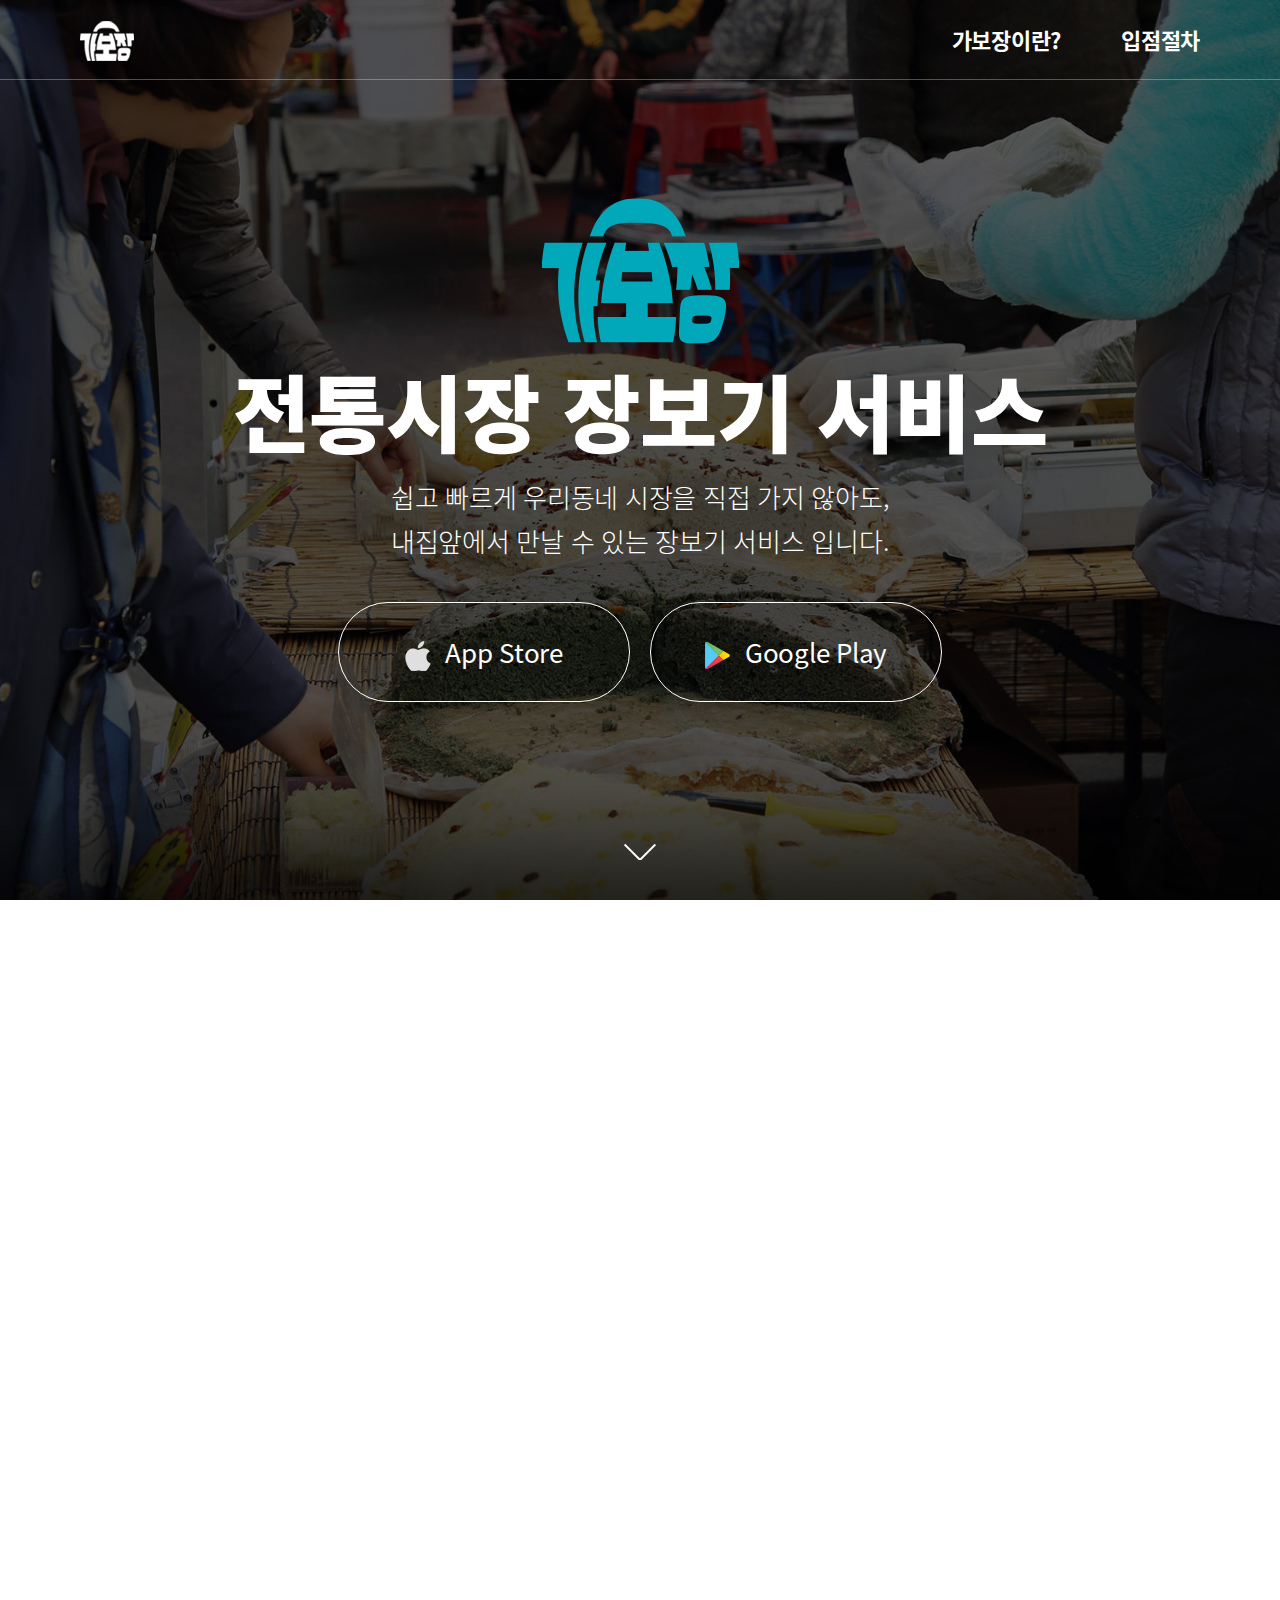
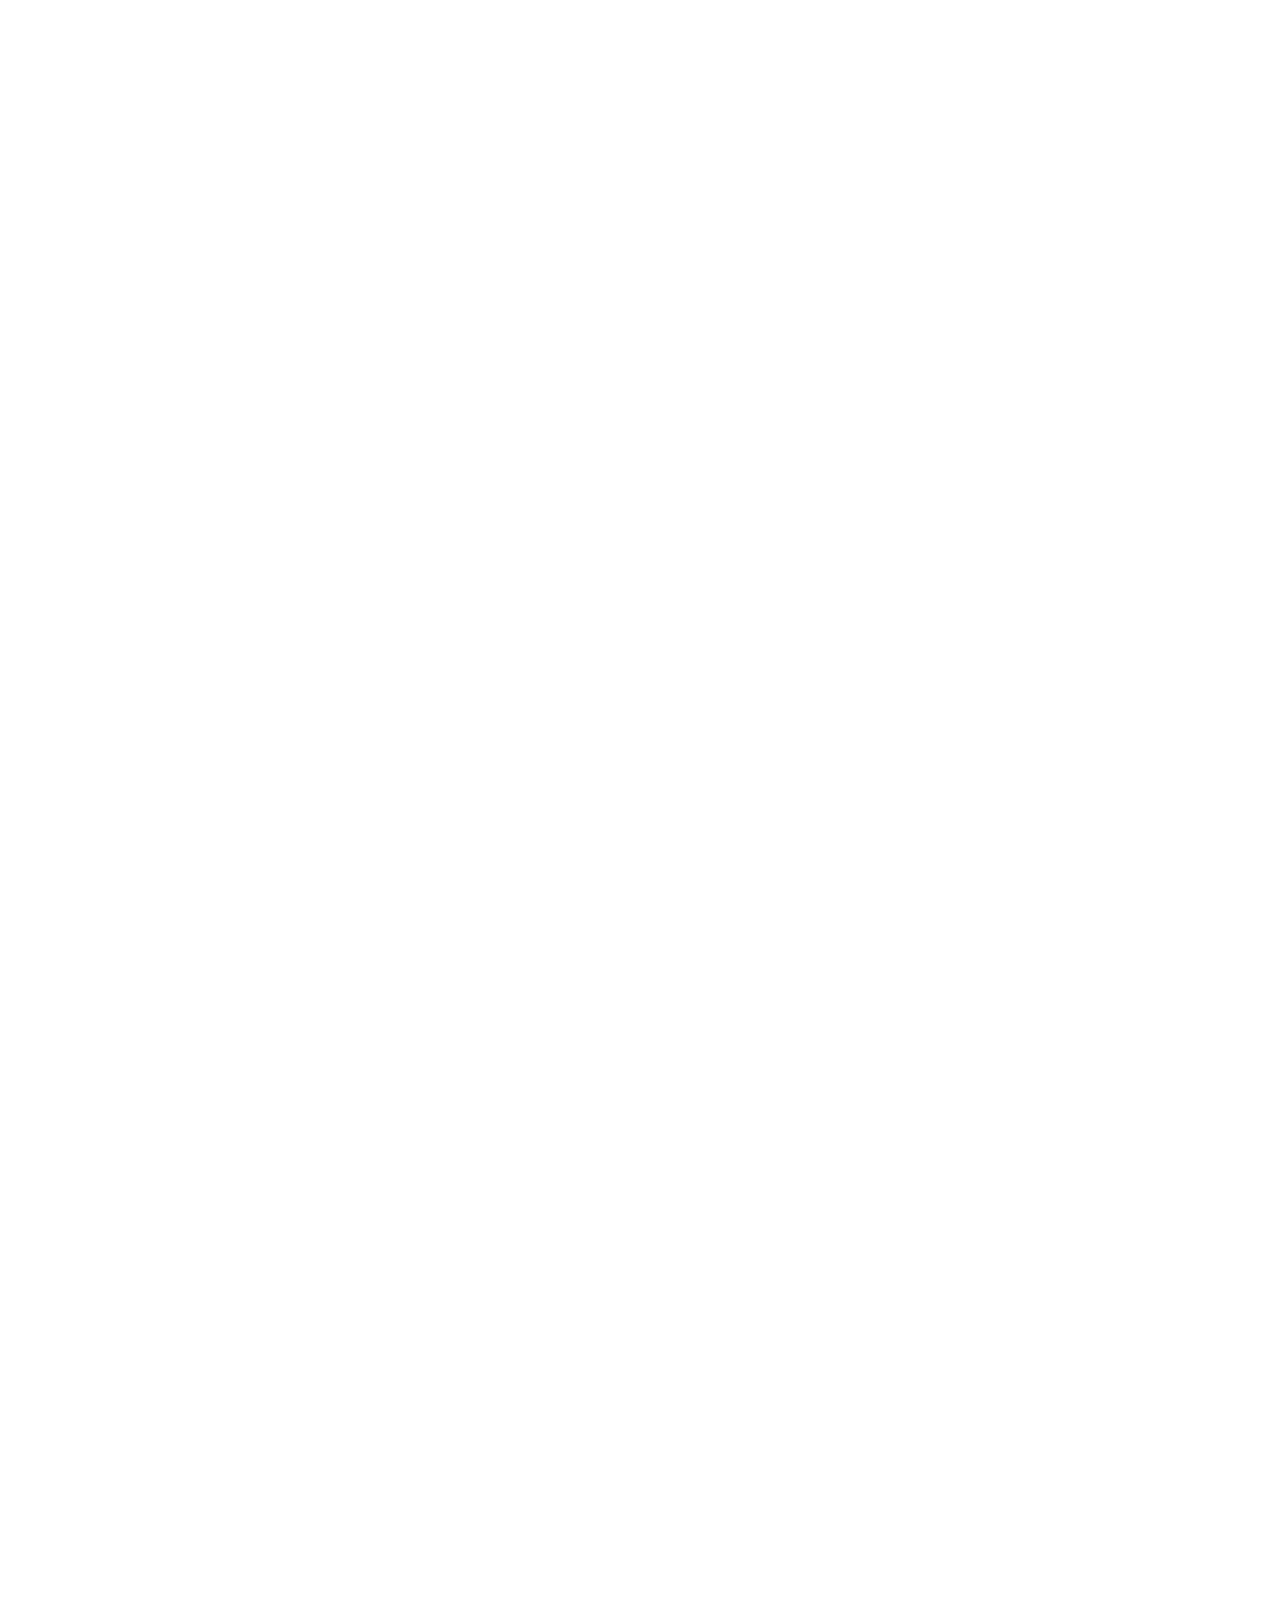
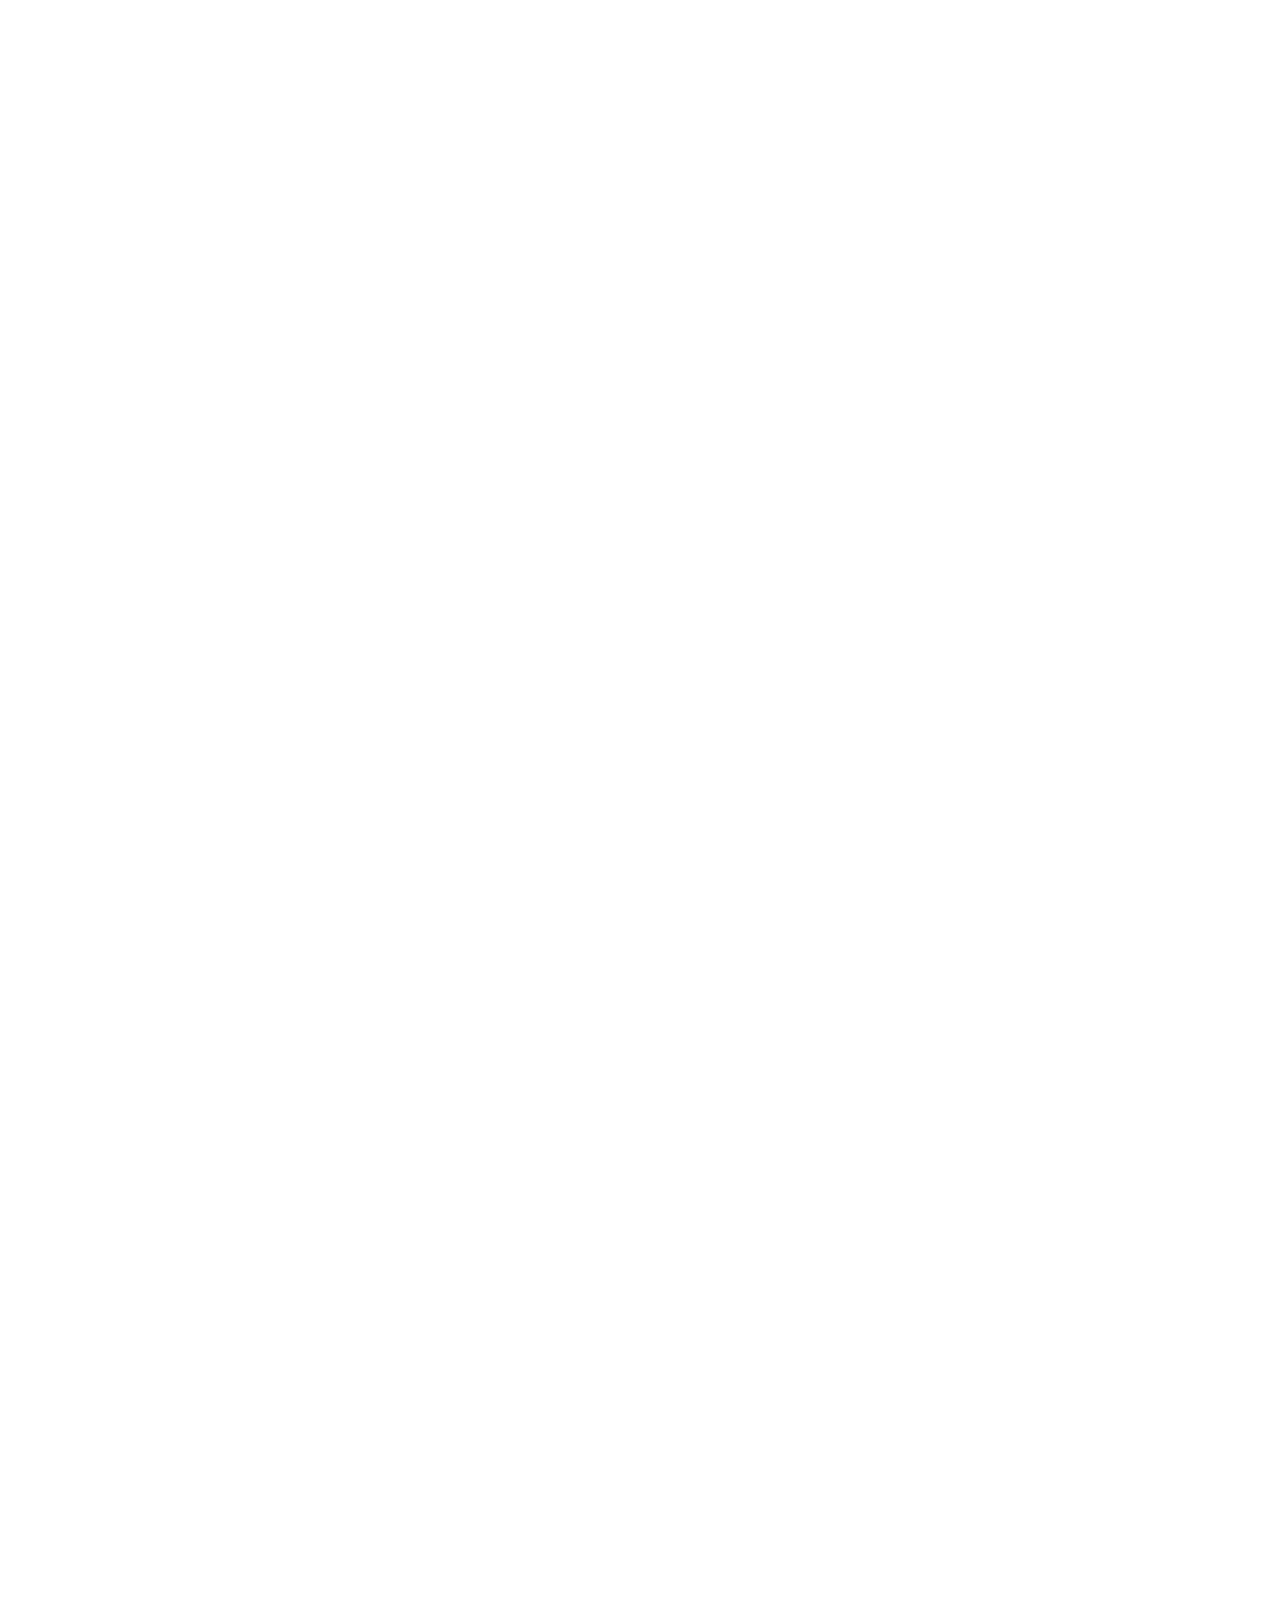
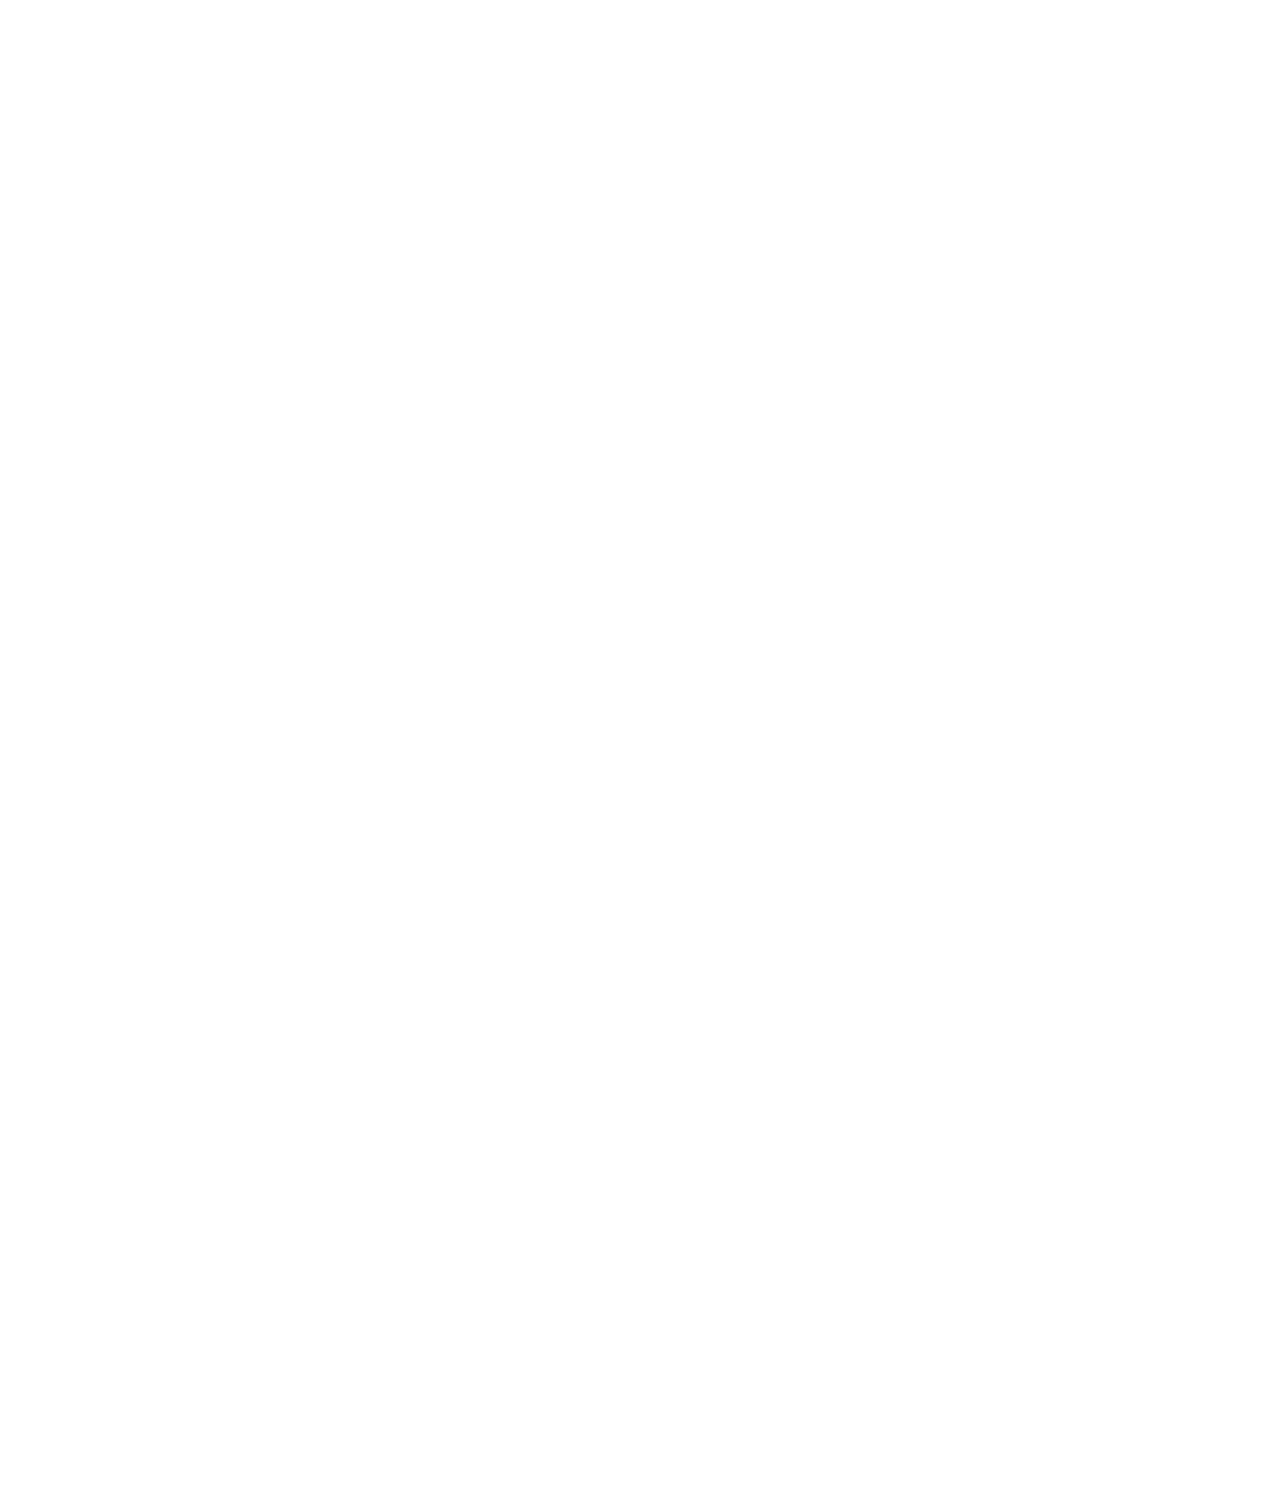
<file: index.html>
<!DOCTYPE html>
<html lang="ko">
<head>
	<meta charset="utf-8">
	<meta http-equiv="X-UA-Compatible" content="IE=edge">
	<title>가보장</title>
	<meta name="viewport" content="width=device-width, initial-scale=1.0, maximum-scale=1.0, user-scalable=no">
	<meta name="apple-mobile-web-app-capable" content="no" />
	<meta name="apple-mobile-web-app-status-bar-style" content="black-translucent" />
	<meta name="format-detection" content="telephone=no" />
    
    <!-- 22.11.08 이현진 추가 -->
    <meta name="description" content="두손이 가벼워지는  전통시장 장보기, 가보장! ">
    <meta name="keywords" content="전통시장, 배달앱, 중개수수료0원, 광고료0원, 가보장, 시장, 스마트오더, 사이렌오더, 배달주문, 시장배달,  앱주문, 온라인주문">
    <meta property="og:type" content="website">
    <meta property="og:url" content="http://gabojang.co.kr">
    <meta property="og:title" content="전통시장 배달앱 가보장!">
    <meta property="og:site_name" content="전통시장 배달앱 가보장!">
    <meta property="og:description" content="내손안에서 만나보는 우리동네 전통 시장앱, 가보장!">
    <meta property="og:image" content=" 000">
    <meta property="al:ios:url" content="https://apps.apple.com/kr/app/id1544702231">
    <meta property="al:ios:app_store_id" content="1641034769">
    <meta property="al:ios:app_name" content="두손이 가벼워지는 전통시장 장보기, 가보장!">
    <meta property="al:android:url" content="https://play.google.com/store/apps/details?id=com.cocen.gabojang"> 
    <meta property="al:android:app_name" content="두손이 가벼워지는 전통시장 장보기, 가보장!">
    <meta property="al:android:package" content="com.cocen.gabojang">
    <meta name="naver-site-verification" content="96e75f20fe9caba8169816ba20f4391addd2e203" />
    <!-- // 22.11.08 이현진 추가 -->

	<link type="text/css" rel="stylesheet" href="assets/css/normalize.css" />
	<link type="text/css" rel="stylesheet" href="assets/css/jquery-ui.css" />
	<link type="text/css" rel="stylesheet" href="assets/css/idangerous.swiper.css" />
	<link type="text/css" rel="stylesheet" href="assets/css/fullpage.css" />
	<link type="text/css" rel="stylesheet" href="assets/css/animate.min.css" />
	<link type="text/css" rel="stylesheet" href="assets/css/global.css" />
	<script src="assets/script/jquery-1.8.2.min.js"></script>
	<script src="assets/script/jquery-ui.min.1.8.js"></script>
	<script src="assets/script/jquery.ui.touch-punch.min.js"></script>
	<script src="assets/script/idangerous.swiper.js"></script>
	<script src="assets/script/fullpage.js"></script>
	<script src="assets/script/common.js"></script>
</head>

<body>
    <!-- 22.10.31 이현진 추가 -->
	<div id="wrap">
		<div id="container">
			<div id="contents">
				<!-- 섹션1 -->
				<div class="section section1">
					<div id="header">
                        <div class="inner">
                            <h1><a href="index.html"><img src="assets/images/common/bg_logo.png" alt="가보장" /></a></h1>
                            <ul class="nav">
                                <li><a href="#secondPage">가보장이란?</a></li>
                                <li><a href="#6rdPage">입점절차</a></li>
                            </ul>
                        </div>
                    </div>   
                    <div class="inner">
                        <div class="marketMainTxt">
                            <img src="assets/images/common/bg_logo02.png" alt="가보장2" />
                            <h2>전통시장 장보기 서비스</h2>
                            <p>쉽고 빠르게 우리동네 시장을 직접 가지 않아도,<br/>내집앞에서 만날 수 있는 장보기 서비스 입니다.</p>
                            <!-- 22.11.21 이현진 수정 -->
                            <ul class="snsDown">
                                <li><a href="#" target="_blank"><span>App Store</span></a></li>
                                <li><a href="#" target="_blank"><span>Google Play</span></a></li>
                            </ul>
                            <!-- // 22.11.21 이현진 수정 -->
                        </div>
                    </div>
				</div>
				<!--// 섹션1 -->

				<!-- 섹션2 -->
				<div class="section section2">
					<div class="inner">
                        <div class="secTxt">
                            <em class="secTit">가보장?</em>
                            <p>우리동네 시장을 직접 가지 않아도,<br/>내손안에서 쉽고 간편하게 주문하여 만나볼 수 있는 서비스입니다.</p>
                        </div>

                        <div class="sec2Con">
                            <div class="sec2Phone"></div>
                        </div>
                    </div>
				</div>
				<!--// 섹션2 -->

				<!-- 섹션3 -->
				<div class="section section3">
					<div class="secTxt">
                        <em class="secTit">어떤 시장이 <span>함께</span>하나요?</em>
                    </div>

                    <div class="marketSlider swiper-container">
                        <!-- 22.11.21 이현진 수정 -->
                        <ul class="swiper-wrapper">
                            <li class="swiper-slide">
                                <div class="imgWrap">
                                    <img src="assets/images/common/bg_section3_img1.jpg" alt="수암상가시장" />
                                </div>
                                <em class="marketName">수암상가시장</em>
                            </li>
                            <li class="swiper-slide">
                                <div class="imgWrap">
                                    <img src="assets/images/common/bg_section3_img2.jpg" alt="신정상가시장" />
                                </div>
                                <em class="marketName">신정상가시장</em>
                            </li>
                            <li class="swiper-slide">
                                <div class="imgWrap">
                                    <img src="assets/images/common/bg_section3_img3.jpg" alt="신정시장" />
                                </div>
                                <em class="marketName">신정시장</em>
                            </li>
                            <li class="swiper-slide">
                                <div class="imgWrap">
                                    <img src="assets/images/common/bg_section3_img4.jpg" alt="신정평화시장" />
                                </div>
                                <em class="marketName">신정평화시장</em>
                            </li>
                            <li class="swiper-slide">
                                <div class="imgWrap">
                                    <img src="assets/images/common/bg_section3_img5.jpg" alt="야음상가시장" />
                                </div>
                                <em class="marketName">야음상가시장</em>
                            </li>
                            <li class="swiper-slide">
                                <div class="imgWrap">
                                    <img src="assets/images/common/bg_section3_img6.jpg" alt="울산종합시장" />
                                </div>
                                <em class="marketName">울산종합시장</em>
                            </li>
                        </ul>
                        <!-- // 22.11.21 이현진 수정 -->
                    </div>
				</div>
				<!--// 섹션3 -->

				<!-- 섹션4 -->
				<div class="section section4">
					<div class="inner">
                        <div class="secTxt">
                            <em class="secTit">가보장, <span>왜 좋은가요?</span></em>
                        </div>
                        <ul class="reasonCon">
                            <li>식재료부터 먹거리까지 <span>내 집 앞으로!</span></li>
                            <li>여러 가게에서 주문해도 <span>배송은 한번에!</span></li>
                            <li>주문한 상품은 <span>당일 바로 배송!</span></li> <!-- 22.11.08 이현진 수정 -->
                        </ul>
                    </div>
				</div>
				<!--// 섹션4 -->

				<!-- 섹션5 -->
				<div class="section section5">
					<div class="inner">
                        <div class="secTxt">
                            <em class="secTit">가보장 주문 <span>한눈에 보기</span></em>
                        </div>
                        <ul class="orderViewList">
                            <li>
                                <span>STEP 1</span>
                                <em>신규 주문</em>
                            </li>
                            <li>
                                <span>STEP 2</span>
                                <em>상품 준비</em>
                            </li>
                            <li>
                                <span>STEP 3</span>
                                <em>상품 픽업</em>
                            </li>
                            <li>
                                <span>STEP 4</span>
                                <em>상품 배달</em>
                            </li>
                        </ul>
                    </div>
				</div>
				<!--// 섹션5 -->

				<!-- 섹션6 -->
				<div class="section section6">
					<div class="inner">
                        <div class="secTxt">
                            <em class="secTit">가보장 <span>입점절차</span></em>
                        </div>
                        <ul class="turnList">
                            <li>
                                <em>1</em>
                                <strong>
                                    가맹점 신청페이지 이동<a href="https://stampang.com/store2/login" target="_blank">클릭!</a>
                                </strong>   
                            </li>
                            <li>
                                <em>2</em>
                                <strong>
                                    약관 동의
                                </strong>   
                            </li>
                            <li>
                                <em>3</em>
                                <strong>
                                    매장정보 및 관련 정보 입력
                                </strong>   
                            </li>
                            <!-- <li class="kakao">
                                <em>4</em>
                                <strong>
                                    어려우시다면? 카카오톡으로 문의하기<a href="#" target="_blank"><span>문의하기</span></a>
                                </strong>   
                            </li> 23.01.17 이상아 삭제 -->
                        </ul>
                    </div>
				</div>
				<!--// 섹션6 -->

                <!-- 섹션7 -->
                    <div class="section section7">
                        <div class="downWrap">
                            <div class="inner">
                                <ul class="downList">
                                    <li class="marketDown">
                                        <em>시장 전용</em>
                                        <a href="#">윈도우 POS <img src="assets/images/common/bg_ico_section7_w.png" alt="윈도우" /></a>
                                        <a href="#" class="phone"><span><i>주문접수</i>앱</span> <strong>안드로이드</strong> <img src="assets/images/common/bg_ico_section7_a.png" alt="aos" /></a>
                                        <a href="#" class="phone"><span><i>주문접수</i>앱</span> <strong>IOS</strong> <img src="assets/images/common/bg_ico_section7_i.png" alt="ios" /></a>
                                    </li>
                                    <li class="ownerDown">
                                        <em>점주 전용</em>
                                        <a href="#" class="phone"><span><i>상인접수</i>앱</span> <strong>안드로이드</strong> <img src="assets/images/common/bg_ico_section7_a.png" alt="aos" /></a>
                                        <a href="#" class="phone"><span><i>상인접수</i>앱</span> <strong>IOS</strong> <img src="assets/images/common/bg_ico_section7_i.png" alt="ios" /></a>
                                    </li>
                                </ul>
                            </div>
                        </div>
                        <div class="cs">
                            <div class="inner">
                                <p class="csTit"><em>가보장 고객센터 운영</em> (평일 오전 9시 ~ 오후 6시)</p>
                                <p class="tel"><span>1533-2002</span></p>
                            </div>
                        </div>
                        <div id="footer">
                            <div class="inner">
                                <div class="terms">
                                    <a href="https://stampang.com/market/user_terms_use" target="_blank">서비스 이용약관</a>
                                    <a href="https://stampang.com/market/user_terms_info" target="_blank">개인정보처리방침</a>
                                </div>
                                <ul class="address">
                                    <li>
                                        <span>(주)코리아센터 대표자명 : 김기록</span>
                                        <i class="line"></i>
                                        <span>주소 : 서울 금천구 가산동 371-28 우림라이온스밸리 A동 14층</span>
                                        <i class="line"></i>
                                        <span>사업자번호 : 206-81-21131</span>
                                    </li>
                                    <li>
                                        <span>TEL : 1533-2002</span>
                                        <i class="line"></i>
                                        <span>E-Mail : help@gabojang.com</span>
                                    </li>
                                    <li><span>(c) 2021 Koreacenter All rights reserved.</span></li>
                                </ul>
                                <!-- 22.11.08 이현진 미노출 -->
                                <!-- <ul class="snsWrap">
                                    <li><a href="#">카카오톡</a></li>
                                    <li><a href="#">페이스북</a></li>
                                    <li><a href="#">인스타그램</a></li>
                                </ul> -->
                                <!-- // 22.11.08 이현진 미노출 -->
                            </div>
                        </div>
                    </div>
                <!--// 섹션7 -->
			</div>
		</div>
		<!--// 컨텐츠 -->

		<a href="#firstPage" class="btnTop txtHide">TOP</a>

		<script type="text/javascript">
			$('#contents').fullpage({
				anchors: ['firstPage', 'secondPage', '3rdPage', '4rdPage', '5rdPage', '6rdPage', '7rdPage'],
				navigation: false,
				afterLoad: function (anchorLink, index) {
					if (index == 1){
						$('.btnTop').fadeOut();
					} else if (index == 2) {
                        $('.section2').addClass('show');
                    } else if (index == 3) {
                        $('.section3').addClass('show');
                    } else if (index == 4) {
                        $('.section4').addClass('show');
                    } else if (index == 5) {
                        $('.section5').addClass('show');
                    } else if (index == 6) {
                        $('.section6').addClass('show');
                    } else if (index == 7) {
                        $('.section7').addClass('show');
                    }
				},
				onLeave: function(index, nextIndex, direction){
					if (index == 1) {
						$('.btnTop').fadeIn();

					} else	if (index == 2) {
                        // section3 스와이프
                        var swiper = new Swiper('.marketSlider.swiper-container', {
                            slidesPerView: 'auto',
                            spaceBetween: 40,
                            loop: true,
                            autoplay: {delay:1500},
                            centeredSlides:true,
                            speed: 700,
                        });
					}
				},
			});
            
            // 페이지 로드 시 첫번째 섹션 클래스 추가
            $(window).on('load', function(){
                $('.section1').addClass('show');
            });
		</script>
	</div>
    <!-- // 22.10.31 이현진 추가 -->
</body>
</html>
</file>
<file: assets/css/fullpage.css>
/*!
 * fullPage 2.9.6
 * https://github.com/alvarotrigo/fullPage.js
 * MIT licensed
 *
 * Copyright (C) 2013 alvarotrigo.com - A project by Alvaro Trigo
 */
a:focus {outline:none;}
html.fp-enabled,
.fp-enabled body {
    margin: 0;
    padding: 0;
    overflow:hidden;

    /*Avoid flicker on slides transitions for mobile phones #336 */
    -webkit-tap-highlight-color: rgba(0,0,0,0);
}
.fp-section {
    position: relative;
    -webkit-box-sizing: border-box; /* Safari<=5 Android<=3 */
    -moz-box-sizing: border-box; /* <=28 */
    box-sizing: border-box;
}
.fp-slide {
    float: left;
}
.fp-slide, .fp-slidesContainer {
    height: 100%;
    display: block;
}
.fp-slides {
    z-index:1;
    height: 100%;
    overflow: hidden;
    position: relative;
    -webkit-transition: all 0.3s ease-out; /* Safari<=6 Android<=4.3 */
    transition: all 0.3s ease-out;
}
.fp-section.fp-table, .fp-slide.fp-table {
    display: table;
    table-layout:fixed;
    width: 100%;
}
.fp-tableCell {
    display: table-cell;
    vertical-align: top;
    width: 100%;
    height: 100%;
}
.fp-slidesContainer {
    float: left;
    position: relative;
}
.fp-controlArrow {
    -webkit-user-select: none; /* webkit (safari, chrome) browsers */
    -moz-user-select: none; /* mozilla browsers */
    -khtml-user-select: none; /* webkit (konqueror) browsers */
    -ms-user-select: none; /* IE10+ */
    position: absolute;
    z-index: 4;
    top: 50%;
    cursor: pointer;
    width: 0;
    height: 0;
    border-style: solid;
    margin-top: -38px;
    -webkit-transform: translate3d(0,0,0);
    -ms-transform: translate3d(0,0,0);
    transform: translate3d(0,0,0);
}
.fp-controlArrow.fp-prev {
    left: 15px;
    width: 0;
    border-width: 38.5px 34px 38.5px 0;
    border-color: transparent #fff transparent transparent;
}
.fp-controlArrow.fp-next {
    right: 15px;
    border-width: 38.5px 0 38.5px 34px;
    border-color: transparent transparent transparent #fff;
}
.fp-scrollable {
    overflow: hidden;
    position: relative;
}
.fp-scroller{
    overflow: hidden;
}
.iScrollIndicator{
    border: 0 !important;
}
.fp-notransition {
    -webkit-transition: none !important;
    transition: none !important;
}
#fp-nav {
    position: fixed;
    z-index: 2;
    margin-top: -32px;
    top: 50%;
    opacity: 1;
    -webkit-transform: translate3d(0,0,0);
	/* opacity:.15; */
    -webkit-background-clip: padding-box; /* for Safari */
    background-clip: padding-box; /* for IE9+, Firefox 4+, Opera, Chrome */

}
#fp-nav.right {
    right:87px;
}
#fp-nav.left {
    left: 17px;
}
.fp-slidesNav{
    position: absolute;
    z-index: 4;
    opacity: 1;
    -webkit-transform: translate3d(0,0,0);
    -ms-transform: translate3d(0,0,0);
    transform: translate3d(0,0,0);
    left: 0 !important;
    right: 0;
    margin: 0 auto !important;
}
.fp-slidesNav.bottom {
    bottom: 17px;
}
.fp-slidesNav.top {
    top: 17px;
}
#fp-nav ul,
.fp-slidesNav ul {
  margin: 0;
  padding: 0;
}
#fp-nav ul li,
.fp-slidesNav ul li {
    display: block;
     width: 33px;
    height: 33px;
	margin-top:24px;
    position:relative;
}
.fp-slidesNav ul li {
    display: inline-block;
}
#fp-nav ul li a,
.fp-slidesNav ul li a {
    display: block;
    position: relative;
    z-index: 1;
    width: 100%;
    height: 100%;
    cursor: pointer;
    text-decoration: none;
}
#fp-nav ul li a.active span,
.fp-slidesNav ul li a.active span{
	border-radius:100px; width:33px; height:33px; background:#000; opacity:.40;
	-webkit-animation: circle 1.6s infinite; animation: circle 1.6s infinite; transition: .3s;
 }
#fp-nav ul li a.active span,
#fp-nav ul li a:hover span {content:''; position:absolute; left:-5px; top:0; border-radius:100px; width:33px; height:33px; background:#fcb72c; opacity:100;}
#fp-nav ul li a span,
.fp-slidesNav ul li a span {
    position: absolute;
    z-index: 1;
	border-radius:100px; width:24px; height:24px; background:#000; opacity:.40;
    left:0;
    top:0;
    -webkit-transition: all 0.1s ease-in-out;
    -moz-transition: all 0.1s ease-in-out;
    -o-transition: all 0.1s ease-in-out;
    transition: all 0.1s ease-in-out;
}

#fp-nav ul li .fp-tooltip {
    position: absolute;
    top: -2px;
    color: #fff;
    font-size: 14px;
    font-family: arial, helvetica, sans-serif;
    white-space: nowrap;
    max-width: 220px;
    overflow: hidden;
    display: block;
    opacity: 0;
    width: 0;
    cursor: pointer;
}
#fp-nav ul li:hover .fp-tooltip,
#fp-nav.fp-show-active a.active + .fp-tooltip {
    -webkit-transition: opacity 0.2s ease-in;
    transition: opacity 0.2s ease-in;
    width: auto;
    opacity: 1;
}
#fp-nav ul li .fp-tooltip.right {
    right: 20px;
}
#fp-nav ul li .fp-tooltip.left {
    left: 20px;
}
.fp-auto-height.fp-section,
.fp-auto-height .fp-slide,
.fp-auto-height .fp-tableCell{
    height: auto !important;
}

.fp-responsive .fp-auto-height-responsive.fp-section,
.fp-responsive .fp-auto-height-responsive .fp-slide,
.fp-responsive .fp-auto-height-responsive .fp-tableCell {
    height: auto !important;
}

/* 태블릿 */
@media only screen and (min-device-width : 768px) and (max-device-width : 1024px) {
	#fp-nav.right {right:60px;}
}

/* 모바일 */
@media screen and (max-width:767px) {
	#fp-nav.right {right:24px;}
	#fp-nav ul li, .fp-slidesNav ul li {margin-top:17px; width:18px; height:18px;}
	#fp-nav ul li a.active span,
	.fp-slidesNav ul li a.active span{width:18px; height:18px;}
	#fp-nav ul li a.active span,
	#fp-nav ul li a:hover span {left:-3px; width:18px; height:18px;}
	#fp-nav ul li a span, .fp-slidesNav ul li a span {width:13px; height:13px;}
}
</file>
<file: assets/css/global.css>
@charset "UTF-8";
@import url("fonts.css");
@import url('https://fonts.googleapis.com/css2?family=Roboto:wght@100;300;400;500;700;900&display=swap');

/* 공통 */
body {font-size:26px; color:#000; font-family:"Noto Sans KR", sans-serif; font-weight:400; letter-spacing:-.25px;}
body, html {height:100%; background:#fff;}
input {font-family:"Noto Sans KR", sans-serif; font-weight:400; font-size:16px; outline:0; padding:0; color:#221f1f;}
button {outline:0; border:0 none; box-shadow:none; border-radius:0; padding:0; overflow:visible; cursor:pointer}
div[contenteditable=true] {outline:none; border:0 none;}
a {outline:none; select-dummy:expression(this.hideFocus=true); -webkit-tap-highlight-color: rgba(0,0,0,0); -webkit-tap-highlight-color: transparent;}
em {font-style:normal;}
*:focus {outline:none;}

/* 22.10.31 이현진 추가 */

/* 컨텐츠 */
.fp-tableCell {vertical-align:middle;}
#wrap {width:100%;}
.txtHide {font-size:0; line-height:0; overflow:hidden; text-indent:-9999px;}
.section {position:relative; overflow:hidden;}
.section .secTxt .secTit {display:block; font-size:68px; line-height:1; font-weight:900; text-align:center;}
.inner {width:100%; max-width:1120px; margin:0 auto;} /* 22.12.06 이현진 width 수정, max-width 추가 */

/* section1 */
.section1 {width:100%; background:url('../images/common/bg_section1.jpg') no-repeat center center / cover;}
.section1:before {content:''; position:absolute; bottom:40px; left:0; right:0; margin:0 auto; width:32px; height:17px; background:url('../images/common/bg_ico_arr1.png') top center no-repeat;
-moz-animation:scroll 1.5s ease-in-out infinite; -webkit-animation:scroll 1.5s ease-in-out infinite; animation:scroll 1.5s ease-in-out infinite; opacity:0;}
#header {position:absolute; top:0; left:0; width:100%; height:79px; border-bottom:1px solid rgba(255,255,255,.3);}
#header .inner {position:relative; height:100%; display:flex; justify-content:space-between; align-items:center;}
#header h1 {height:100%;}
#header h1 a {display:block; width:100%; height:100%; line-height:79px;}
#header h1 a img {vertical-align:baseline;}
#header .nav {font-size:0;}
#header .nav li {display:inline-block;}
#header .nav li + li {margin-left:60px;}
#header .nav li a {display:block; font-size:22px; color:#fff; line-height:79px; font-weight:700;}
.marketMainTxt {text-align:center; transform:translateY(40%); opacity:0;}
.marketMainTxt h2 {font-size:84px; color:#fff; line-height:1; font-weight:900; margin:25px 0 22px;}
.marketMainTxt p {color:#fff; line-height:44px; font-weight:300;}
.marketMainTxt .snsDown {display:flex; justify-content:center; margin-top:39px;}
.marketMainTxt .snsDown li {margin:0 10px;}
.marketMainTxt .snsDown li a {display:block; width:290px; color:#fff; line-height:98px; border:1px solid #fff; border-radius:50px;}
.marketMainTxt .snsDown li a span {padding-left:40px; background:url('../images/common/bg_ico_ios.png') left 8px no-repeat;}
.marketMainTxt .snsDown li:last-child a span {background:url('../images/common/bg_ico_aos.png') left 8px no-repeat;}
.section1.show:before {opacity:1; transition:.4s ease-in-out .4s;}
.section1.show .marketMainTxt {transform:translateY(0); opacity:1; transition:.4s ease-in-out;}

/* section2 */
.section2 {background:#eff0f1;}
.section2 .fp-tableCell {vertical-align:top;}
.section2 .secTxt {position:relative; text-align:center; padding-top:6.5vw;}
.section2 .secTxt .secTit {font-size:72px;}
.section2 .secTxt p {color:#888; line-height:44px; margin-top:21px;}
.sec2Con {content:''; position:absolute; bottom:-483px; left:0; right:0; margin:0 auto; width:805px; height:805px; background:#ffeb0e; border-radius:100%; opacity:0;}
.sec2Con .sec2Phone {position:absolute; bottom:-100px; left:0; right:0; margin:0 auto; width:100%; height:28.85vw; text-align:center; background:url('../images/common/bg_section2_img.png') no-repeat bottom center / contain; z-index:1;}
.section2.show .sec2Con {opacity:1; transition:.35s ease-in-out;}
.section2.show .sec2Con .sec2Phone {bottom:483px; transition:.6s ease-in-out .3s;}

/* section3 */
.section3 {background:#ffeb0e;}
.section3 .secTxt {text-align:center; margin-bottom:143px;}
.section3 .secTxt .secTit {position:relative; display:inline-block; font-size:64px; z-index:1;}
.section3 .secTxt .secTit:before {content:''; position:absolute; top:-50px; left:308px; width:180px; height:141px; background:url('../images/common/bg_ico_check.png') top center no-repeat; z-index:-1;}
.marketSlider .swiper-slide {width:300px;}
.marketSlider .swiper-slide a {display:block; width:100%; height:100%;}
.marketSlider .swiper-slide .imgWrap {width:300px; height:300px; background:#fff; border-radius:30px; overflow:hidden; box-shadow:0 0 20px rgba(0,0,0,.05);}
.marketSlider .swiper-slide .imgWrap img {width:100%; height:100%; onject-fit:cover;}
.marketSlider .swiper-slide .marketName {display:block; font-size:30px; color:#000; line-height:1; font-weight:500; overflow:hidden; text-overflow:ellipsis; white-space:nowrap; text-align:center; margin-top:30px;}
.section3.show .secTxt .secTit:before {-moz-animation:twinkle .6s ease 2; -webkit-animation:twinkle .6s ease 2; animation:twinkle .6s ease 2;}

/* section4 */
.section4 .secTxt {margin-bottom:72px;}
.section4 .secTxt .secTit span {position:relative; color:#01a8ba; z-index:1;}
.section4 .secTxt .secTit span:before {content:''; position:absolute; bottom:0; left:-10px; width:380px; height:26px; background:url('../images/common/bg_ico_check2.png') top center no-repeat; z-index:-1;}
.section4 .reasonCon li {font-size:40px; color:#fff; line-height:150px; font-weight:500; padding:0 79px; background:#1a1a1a url('../images/common/bg_section4_img1.png') 92% center no-repeat; border-radius:25px;}
.section4 .reasonCon li span {font-weight:900;}
.section4 .reasonCon li + li {margin-top:30px;}
.section4 .reasonCon li:nth-child(2) {background:#ffeb0e url('../images/common/bg_section4_img2.png') 92% center no-repeat; color:#000;}
.section4 .reasonCon li:last-child {background:#01a8ba url('../images/common/bg_section4_img3.png') 92% center no-repeat;}
.section4.show .reasonCon li {-moz-animation:shake .7s ease; -webkit-animation:shake .7s ease; animation:shake .7s ease;}
.section4.show .reasonCon li:nth-child(2) {animation-delay:.35s;}
.section4.show .reasonCon li:last-child {animation-delay:.7s;}

/* section5 */
.section5 {background:#01a8ba;}
.section5 .secTxt {margin-bottom:170px;}
.section5 .secTxt .secTit {color:#fff;}
.section5 .secTxt .secTit span {position:relative; z-index:1;}
.section5 .secTxt .secTit span:before {content:''; position:absolute; bottom:2px; left:-2px; width:370px; height:119px; background:url('../images/common/bg_ico_check3.png') top center no-repeat; z-index:-1;}
.section5 .orderViewList {position:relative; display:flex; justify-content:space-between; z-index:1;}
.section5 .orderViewList:before {content:''; position:absolute; top:50%; left:50%; transform:translate(-150%, -50%); width:1525px; height:184px; background:url('../images/common/bg_section5_arr.png') top center no-repeat; z-index:-1; opacity:0;}
.section5 .orderViewList li {width:250px; text-align:center; border-radius:25px; padding:40px 0 192px; background:#fff url('../images/common/bg_section5_img1.png') center 186px no-repeat; transform:rotateY(90deg); transition:.4s ease-in-out;}
.section5 .orderViewList li:nth-child(2) {background:#fff url('../images/common/bg_section5_img2.png') center 183px no-repeat;}
.section5 .orderViewList li:nth-child(3) {background:#fff url('../images/common/bg_section5_img3.png') center 188px no-repeat;}
.section5 .orderViewList li:last-child {background:#fff url('../images/common/bg_section5_img4.png') center 192px no-repeat;}
.section5 .orderViewList li span {display:inline-block; width:96px; height:40px; line-height:43px; font-size:18px; color:#fff; font-weight:400; background:#000; border-radius:25px; font-family:'Roboto';}
.section5 .orderViewList li em {display:block; font-size:36px; color:#000; line-height:1; font-weight:700; margin-top:19px;}
.section5.show .secTxt .secTit span:before {-moz-animation:twinkle .6s ease 2; -webkit-animation:twinkle .6s ease 2; animation:twinkle .6s ease 2;}
.section5.show .orderViewList:before {transform:translate(-50%, -50%); opacity:1; transition:.4s ease-in-out .85s;}
.section5.show .orderViewList li {transform:rotateY(0);}
.section5 .orderViewList li:nth-child(2) {transition-delay:.25s;}
.section5 .orderViewList li:nth-child(3) {transition-delay:.5s;}
.section5 .orderViewList li:last-child {transition-delay:.75s;}

/* section6 */
.section6 {background:#eff0f1;}
.section6 .secTxt .secTit span {position:relative; z-index:1; color:#01a8ba;}
.section6 .secTxt .secTit span:before {content:''; position:absolute; bottom:-4px; left:-10px; width:308px; height:116px; background:url('../images/common/bg_ico_check4.png') top center no-repeat; z-index:-1;}
.section6 .turnList {background:url('../images/common/bg_section6_img1.png') no-repeat 30px center / 4px 318px; margin-top:81px;} /* 23.01.17 이상아 수정*/
.section6 .turnList li {position:relative; padding-left:94px;}
.section6 .turnList li + li {margin-top:30px;}
.section6 .turnList li em {position:absolute; top:50%; left:0; transform:translateY(-50%); font-family:'Roboto'; width:64px; height:64px; text-align:center; font-size:33px; color:#fff; line-height:64px; font-weight:700; background:#000; border-radius:100%;}
.section6 .turnList li strong {display:block; font-size:32px; color:#000; line-height:105px; font-weight:700; background:#fff; border-radius:25px; padding-left:56px; box-shadow:0 0 15px rgba(0,0,0,.05);}
.section6 .turnList li strong a {display:inline-block; width:84px; height:46px; text-align:center; line-height:46px; font-size:22px; color:#000; font-weight:500; border:2px solid #000; border-radius:25px; margin-left:15px; transform:rotateY(90deg);}
.section6 .turnList li.kakao strong {background:#f7e000;}
.section6 .turnList li.kakao strong a {width:156px; background:#391f20; color:#fff;}
.section6 .turnList li.kakao strong a span {background:url('../images/common/bg_section6_img2.png') no-repeat left center; padding-left:34px;}
.section6.show .secTxt .secTit span:before {-moz-animation:twinkle .6s ease 2; -webkit-animation:twinkle .6s ease 2; animation:twinkle .6s ease 2;}
.section6.show .turnList li strong a, .section6.show .turnList li.kakao strong a {transform:rotateY(0); transition:.4s ease-in-out 1.2s;}

/* section7 */
.section7 .downWrap {height:60.78%; display:flex; align-items:center; background:#071e33;} /* 22.12.06 이현진 height 수정 */
.section7 .downWrap .downList li {position:relative; padding-left:166px; display:flex;}
.section7 .downWrap .downList li + li {margin-top:40px;}
.section7 .downWrap .downList li em {position:absolute; top:50%; left:0; transform:translateY(-50%); font-size:28px; color:#fff; line-height:1; font-weight:500;}
.section7 .downWrap .downList li a {position:relative; display:inline-block; width:298px; height:130px; line-height:130px; border-radius:15px; text-align:center; font-size:40px; color:#000; font-weight:900; background:#fff;
transform:translateX(-50px); opacity:0;}
.section7 .downWrap .downList li a + a {margin-left:30px;}
.section7 .downWrap .downList li a.phone {display:flex; flex-direction:column; justify-content:center; line-height:1;}
.section7 .downWrap .downList li a.phone i {font-style:normal;}
.section7 .downWrap .downList li a.phone strong {display:block; font-size:20px; color:#888; line-height:1; font-weight:400; margin-top:15px;}
.section7 .downWrap .downList li.marketDown a.phone i {color:#01a8ba;}
.section7 .downWrap .downList li.ownerDown a.phone i {color:#e97d3f;}
.section7 .downWrap .downList li a img {position:absolute; bottom:15px; right:15px;}
.section7 .cs {background:#d6edef; height:20.72%;} /* 22.12.06 이현진 height 수정 */
.section7 .cs .inner {display:flex; flex-direction:column; justify-content:center; align-items:center; height:100%;}
.section7 .cs .csTit {font-size:22px; color:#666; line-height:1; font-weight:400;}
.section7 .cs .csTit em {color:#000; font-size:26px; font-weight:700;}
.section7 .cs .tel {display:inline-block; width:278px; height:64px; background:#fff; border:1px solid #01a8ba; border-radius:50px; text-align:center; line-height:64px; margin-top:20px;}
.section7 .cs .tel span {font-family:'Roboto'; font-size:32px; color:#01a8ba; line-height:1; font-weight:700; padding-left:38px; background:url('../images/common/bg_ico_call.png') left center no-repeat;}
.section7.show .downWrap .downList li a {transform:translateX(0); opacity:1; transition:.3s ease;}
.section7.show .downWrap .downList li a:nth-of-type(2) {transition-delay:.2s;}
.section7.show .downWrap .downList li a:nth-of-type(3) {transition-delay:.4s;}
#footer {height:calc(100% - 81.5%);} /* 22.12.06 이현진 height 수정 */
#footer .inner {position:relative; display:flex; flex-direction:column; justify-content:center; height:100%;}
#footer .terms {font-size:0; margin-bottom:15px;}
#footer .terms a {position:relative; display:inline-block; font-size:14px; color:#000; line-height:1; font-weight:500; margin-right:24px;}
#footer .terms a:last-child:before {content:''; position:absolute; top:0; left:-12px; width:1px; height:100%; background:#ccc;}
#footer .address li {font-size:0;}
#footer .address li span {font-size:14px; color:#666; line-height:22px; font-weight:300;}
#footer .address li .line {display:inline-block; width:1px; height:13px; background:#ccc; margin:0 15px; vertical-align:-2px;}
#footer .snsWrap {position:absolute; top:50%; right:0; transform:translateY(-50%); font-size:0;}
#footer .snsWrap li {display:inline-block;}
#footer .snsWrap li + li {margin-left:11px;}
#footer .snsWrap li a {display:block; width:50px; height:50px; border:1px solid #cecece; border-radius:50%; background:url('../images/common/bg_sns1.png') no-repeat center;}
#footer .snsWrap li:nth-child(2) a {background:url('../images/common/bg_sns2.png') no-repeat center;}
#footer .snsWrap li:last-child a {background:url('../images/common/bg_sns3.png') no-repeat center;}
.btnTop {position:fixed; bottom:40px; right:40px; display:none; width:78px; height:78px; background:#fff url('../images/common/bg_ico_arr2.png') no-repeat center; border:1px solid #e1e1e1; border-radius:100%; box-shadow:5px 5px 10px rgba(0,0,0,.15);}

@-moz-keyframes scroll {
    0 {bottom:40px;}
    50% {bottom:30px;}
    100% {bottom:40px;}
}

@-webkit-keyframes scroll {
    0 {bottom:40px;}
    50% {bottom:30px;}
    100% {bottom:40px;}
}

@keyframes scroll {
    0 {bottom:40px;}
    50% {bottom:30px;}
    100% {bottom:40px;}
}

@-moz-keyframes shake {
    0 {transform:rotate(0);}
    25% {transform:rotate(1deg);}
    75% {transform:rotate(-1deg);}
    100% {transform:rotate(0);}
}

@-webkit-keyframes shake {
    0 {transform:rotate(0);}
    25% {transform:rotate(1deg);}
    75% {transform:rotate(-1deg);}
    100% {transform:rotate(0);}
}

@keyframes shake {
    0 {transform:rotate(0);}
    25% {transform:rotate(1deg);}
    75% {transform:rotate(-1deg);}
    100% {transform:rotate(0);}
}

@-moz-keyframes twinkle {
    0% {opacity:100%;}
    50% {opacity:0;}
    100% {opacity:100%;}
}

@-webkit-keyframes twinkle {
    0% {opacity:100%;}
    50% {opacity:0;}
    100% {opacity:100%;}
}

@keyframes twinkle {
    0% {opacity:100%;}
    50% {opacity:0;}
    100% {opacity:100%;}
}
</file>
